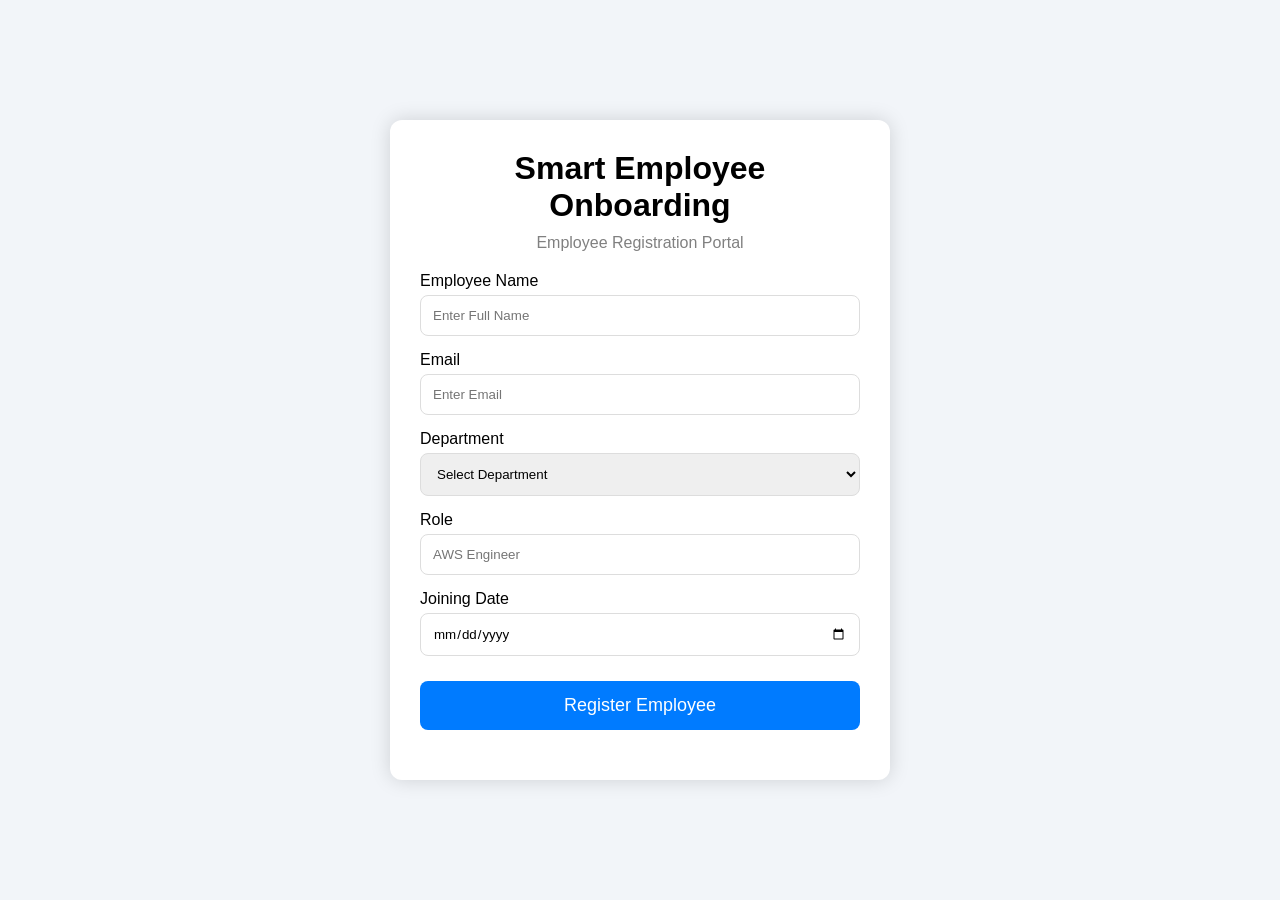
<file: frontend/index.html>
<!DOCTYPE html>
<html lang="en">
<head>
    <meta charset="UTF-8">
    <meta name="viewport" content="width=device-width, initial-scale=1.0">
    <title>Smart Employee Onboarding</title>

    <link rel="stylesheet" href="style.css">
</head>
<body>

<div class="container">

    <h1>Smart Employee Onboarding</h1>
    <p>Employee Registration Portal</p>

    <form id="employeeForm">

        <label>Employee Name</label>
        <input
            type="text"
            id="name"
            placeholder="Enter Full Name"
            required>

        <label>Email</label>
        <input
            type="email"
            id="email"
            placeholder="Enter Email"
            required>

        <label>Department</label>

        <select id="department">

            <option value="">Select Department</option>

            <option>Cloud</option>

            <option>HR</option>

            <option>Finance</option>

            <option>Sales</option>

            <option>Marketing</option>

            <option>IT</option>

        </select>

        <label>Role</label>

        <input
            type="text"
            id="role"
            placeholder="AWS Engineer">

        <label>Joining Date</label>

        <input
            type="date"
            id="joining_date">

        <button type="submit">

            Register Employee

        </button>

    </form>

    <div id="message"></div>

</div>

<script src="script.js"></script>

</body>
</html>
</file>
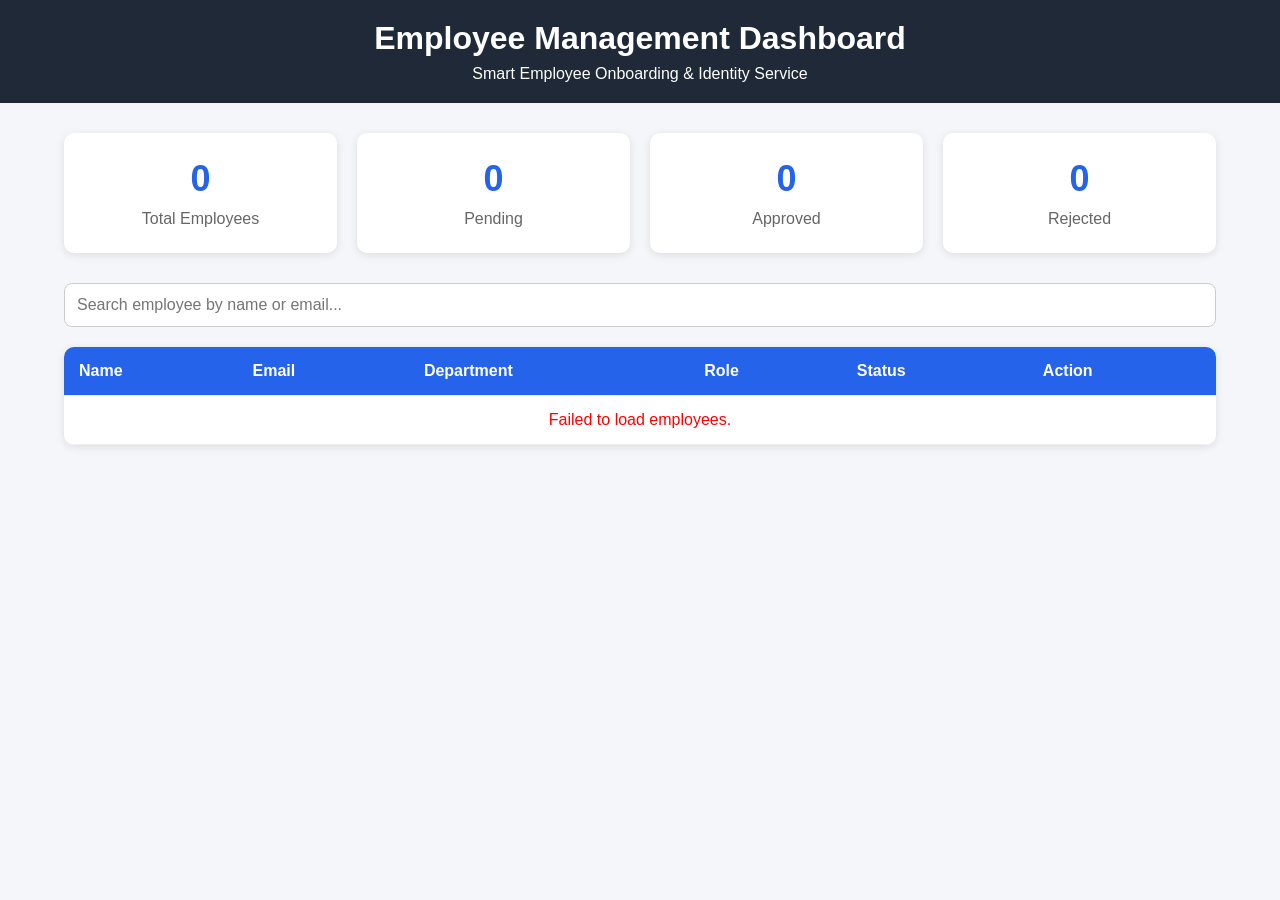
<file: frontend/admin.html>
<!DOCTYPE html>
<html lang="en">
<head>
    <meta charset="UTF-8">
    <meta name="viewport" content="width=device-width, initial-scale=1.0">
    <title>Employee Management Dashboard</title>
    <link rel="stylesheet" href="admin.css">
</head>
<body>

    <header>
        <h1>Employee Management Dashboard</h1>
        <p>Smart Employee Onboarding & Identity Service</p>
    </header>

    <main>
        <!-- Dashboard Cards -->
        <section class="cards">
            <div class="card">
                <h2 id="totalEmployees">0</h2>
                <p>Total Employees</p>
            </div>
            <div class="card">
                <h2 id="pendingEmployees">0</h2>
                <p>Pending</p>
            </div>
            <div class="card">
                <h2 id="approvedEmployees">0</h2>
                <p>Approved</p>
            </div>
            <div class="card">
                <h2 id="rejectedEmployees">0</h2>
                <p>Rejected</p>
            </div>
        </section>

        <!-- Search -->
        <section class="search-section">
            <input
                type="text"
                id="searchInput"
                placeholder="Search employee by name or email..."
            >
        </section>

        <!-- Employee Table -->
        <section class="table-section">
            <table>
                <thead>
                    <tr>
                        <th>Name</th>
                        <th>Email</th>
                        <th>Department</th>
                        <th>Role</th>
                        <th>Status</th>
                        <th>Action</th>
                    </tr>
                </thead>
                <tbody id="employeeTableBody">
                    <!-- Dynamic Rows Rendered by JS -->
                </tbody>
            </table>
        </section>
    </main>

    <!-- Employee Details Modal -->
    <div id="employeeModal" class="modal">
        <div class="modal-content">
            <span id="closeModal">&times;</span>
            <div id="employeeDetails">
                <!-- Dynamic Employee Workspace Content Rendered by JS -->
            </div>
        </div>
    </div>

    <script src="admin.js"></script>
</body>
</html>
</file>
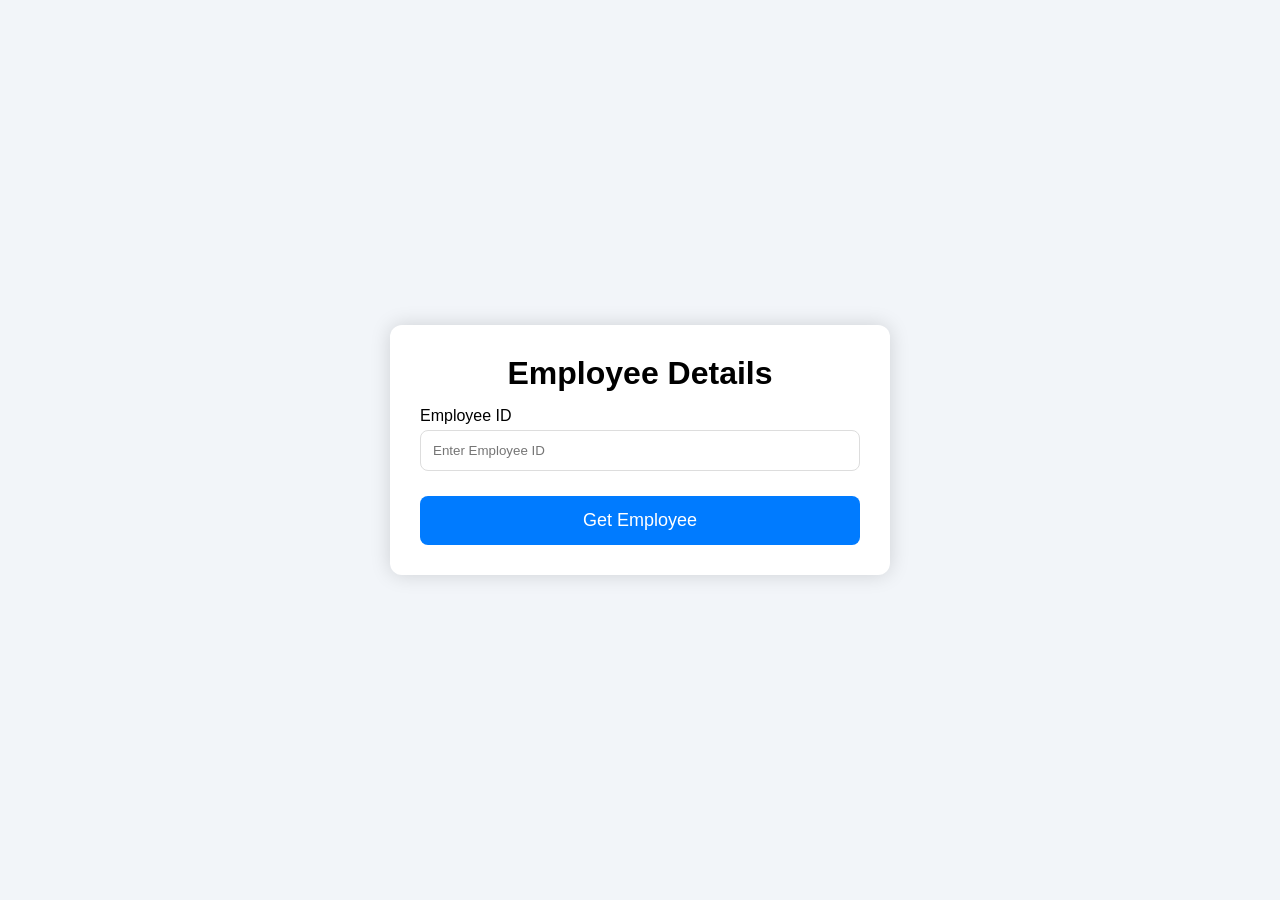
<file: frontend/employee.html>
<!DOCTYPE html>
<html lang="en">
<head>
    <meta charset="UTF-8">
    <meta name="viewport" content="width=device-width, initial-scale=1.0">
    <title>Employee Details</title>

    <link rel="stylesheet" href="style.css">
</head>
<body>

    <div class="container">

        <h1>Employee Details</h1>

        <div class="search-box">

            <label for="employeeId">Employee ID</label>

            <input
                type="text"
                id="employeeId"
                placeholder="Enter Employee ID">

            <button id="searchBtn">
                Get Employee
            </button>

        </div>

        <div id="employeeCard" style="display:none;">

            <h2>Employee Information</h2>

            <p><strong>Name:</strong> <span id="name"></span></p>

            <p><strong>Email:</strong> <span id="email"></span></p>

            <p><strong>Department:</strong> <span id="department"></span></p>

            <p><strong>Role:</strong> <span id="role"></span></p>

            <p><strong>Joining Date:</strong> <span id="joiningDate"></span></p>

            <p><strong>Status:</strong> <span id="status"></span></p>

            <p><strong>Workflow Stage:</strong> <span id="workflowStage"></span></p>

        </div>

    </div>

    <script src="employee.js"></script>

</body>
</html>
</file>
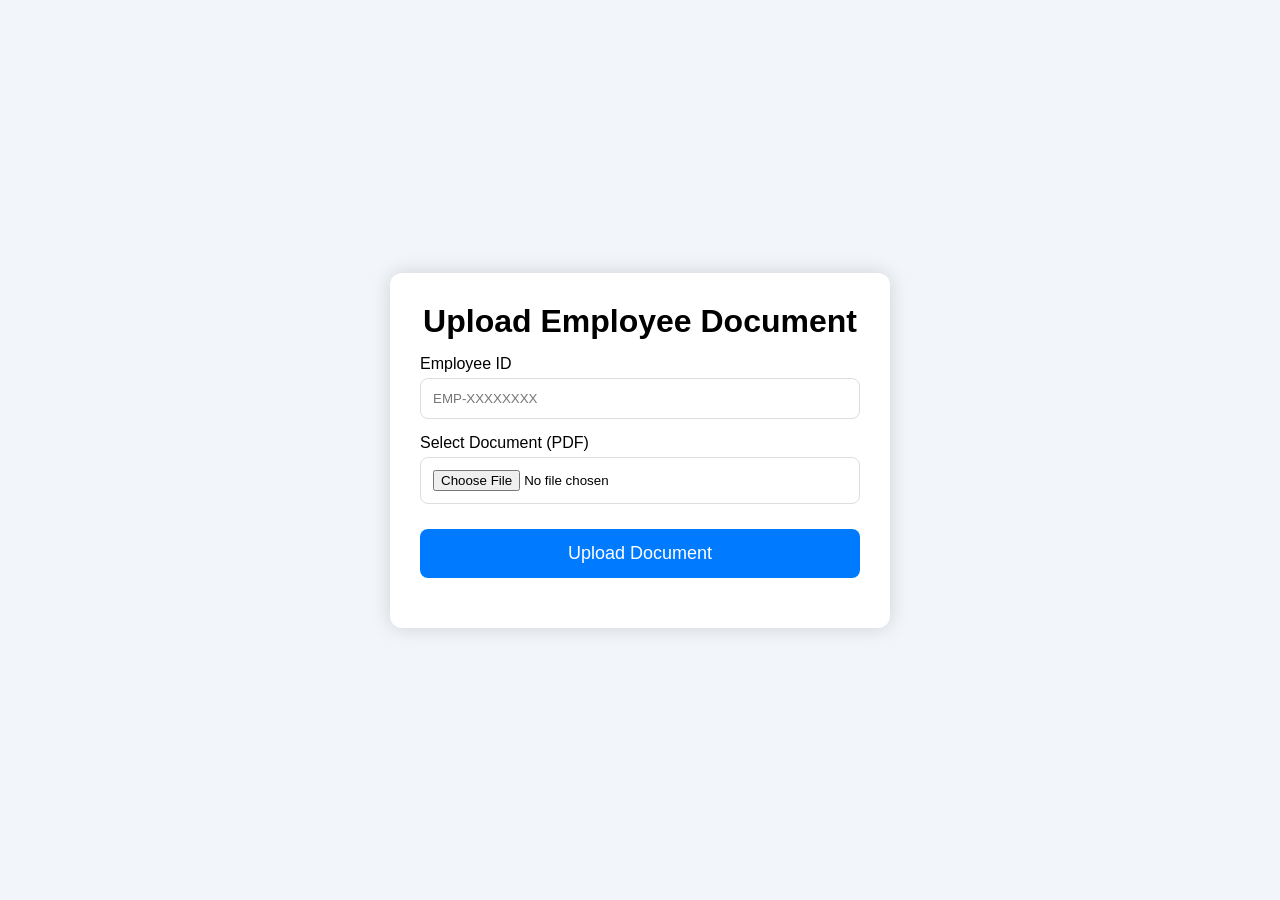
<file: frontend/upload.html>
<!DOCTYPE html>
<html lang="en">
<head>
    <meta charset="UTF-8">
    <meta name="viewport" content="width=device-width, initial-scale=1.0">
    <title>Upload Employee Document</title>

    <link rel="stylesheet" href="style.css">
</head>
<body>

<div class="container">

    <h1>Upload Employee Document</h1>

    <form id="uploadForm">

        <label>Employee ID</label>
        <input
            type="text"
            id="employee_id"
            placeholder="EMP-XXXXXXXX"
            required>

        <label>Select Document (PDF)</label>
        <input
            type="file"
            id="document"
            accept=".pdf"
            required>

        <button type="submit">
            Upload Document
        </button>

    </form>

    <div id="message"></div>

</div>

<script src="upload.js"></script>

</body>
</html>
</file>
<file: frontend/style.css>
*{
    margin:0;
    padding:0;
    box-sizing:border-box;
    font-family:Arial,sans-serif;
}

body{

    background:#f2f5f9;

    display:flex;

    justify-content:center;

    align-items:center;

    min-height:100vh;

}

.container{

    background:white;

    width:500px;

    padding:30px;

    border-radius:12px;

    box-shadow:0 0 20px rgba(0,0,0,.15);

}

h1{

    text-align:center;

    margin-bottom:10px;

}

p{

    text-align:center;

    margin-bottom:20px;

    color:gray;

}

label{

    display:block;

    margin-top:15px;

}

input,
select{

    width:100%;

    padding:12px;

    margin-top:5px;

    border:1px solid #ddd;

    border-radius:8px;

}

button{

    width:100%;

    margin-top:25px;

    padding:14px;

    border:none;

    background:#007BFF;

    color:white;

    font-size:18px;

    border-radius:8px;

    cursor:pointer;

}

button:hover{

    background:#0056b3;

}

#message{

    margin-top:20px;

    text-align:center;

    font-weight:bold;

}
</file>
<file: frontend/admin.css>
* {
    margin: 0;
    padding: 0;
    box-sizing: border-box;
    font-family: Arial, Helvetica, sans-serif;
}

body {
    background: #f4f6f9;
    color: #333;
}

header {
    background: #1f2937;
    color: white;
    text-align: center;
    padding: 20px;
}

header h1 {
    margin-bottom: 8px;
}

main {
    width: 90%;
    max-width: 1300px;
    margin: 30px auto;
}

.cards {
    display: grid;
    grid-template-columns: repeat(auto-fit, minmax(220px, 1fr));
    gap: 20px;
    margin-bottom: 30px;
}

.card {
    background: white;
    border-radius: 10px;
    padding: 25px;
    text-align: center;
    box-shadow: 0 2px 8px rgba(0,0,0,0.1);
}

.card h2 {
    font-size: 36px;
    color: #2563eb;
    margin-bottom: 10px;
}

.card p {
    font-size: 16px;
    color: #666;
}

.search-section {
    margin-bottom: 20px;
}

#searchInput {
    width: 100%;
    padding: 12px;
    font-size: 16px;
    border: 1px solid #ccc;
    border-radius: 8px;
}

.table-section {
    background: white;
    border-radius: 10px;
    overflow-x: auto;
    box-shadow: 0 2px 8px rgba(0,0,0,0.1);
}

table {
    width: 100%;
    border-collapse: collapse;
}

thead {
    background: #2563eb;
    color: white;
}

th,
td {
    padding: 15px;
    text-align: left;
    border-bottom: 1px solid #eee;
}

tbody tr:hover {
    background: #f5f5f5;
}

button {
    background: #2563eb;
    color: white;
    border: none;
    padding: 8px 14px;
    border-radius: 5px;
    cursor: pointer;
}

button:hover {
    background: #1d4ed8;
}

.modal {
    display: none;
    position: fixed;
    inset: 0;
    background: rgba(0,0,0,0.5);
}

.modal-content {
    width: 70%;
    max-width: 700px;
    background: white;
    margin: 80px auto;
    padding: 30px;
    border-radius: 10px;
    position: relative;
}

#closeModal {
    position: absolute;
    right: 20px;
    top: 15px;
    font-size: 28px;
    cursor: pointer;
}

@media (max-width: 768px) {
    .modal-content {
        width: 95%;
    }

    th,
    td {
        font-size: 14px;
    }

    .card h2 {
        font-size: 28px;
    }
}
.employee-profile h3{
    margin-bottom:10px;
}

.details-table{
    width:100%;
    border-collapse:collapse;
    margin:15px 0;
}

.details-table td,
.details-table th{
    border:1px solid #ddd;
    padding:10px;
}

.details-table th{
    background:#2563eb;
    color:white;
}

.details-table tr:nth-child(even){
    background:#f9f9f9;
}

.details-table button{
    padding:6px 12px;
    border:none;
    border-radius:5px;
    cursor:pointer;
}
.status{
    padding:5px 12px;
    border-radius:20px;
    color:white;
    font-weight:bold;
}

.status.pending{
    background:#f59e0b;
}

.status.approved{
    background:#16a34a;
}

.status.rejected{
    background:#dc2626;
}

.action-buttons{
    margin-top:25px;
    display:flex;
    gap:15px;
}

.approve-btn{
    background:#16a34a;
}

.approve-btn:hover{
    background:#15803d;
}

.reject-btn{
    background:#dc2626;
}

.reject-btn:hover{
    background:#b91c1c;
}
</file>
